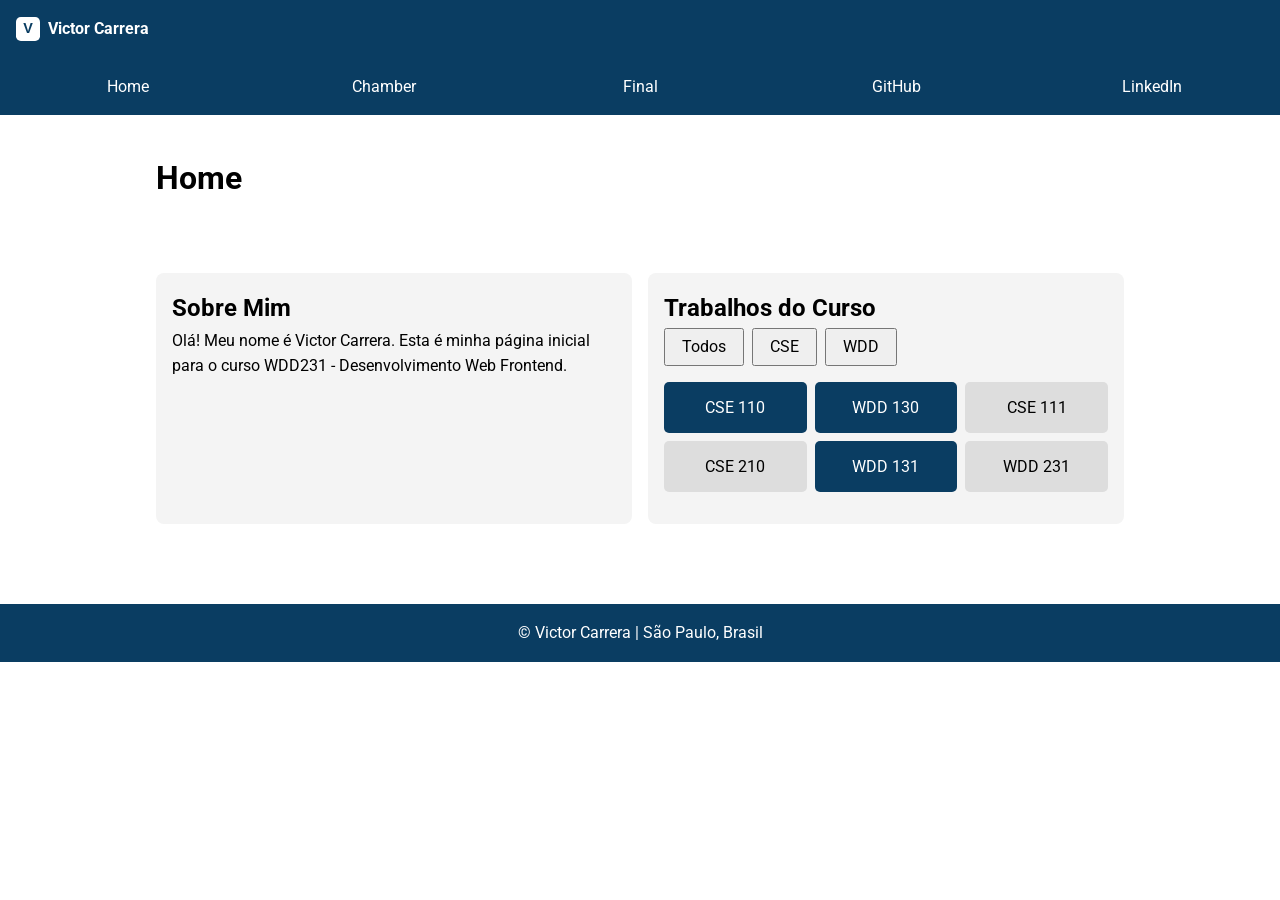
<file: index.html>
<!DOCTYPE html>
<html lang="pt-BR">

<head>
    <meta charset="UTF-8">
    <meta name="viewport" content="width=device-width, initial-scale=1.0">
    <title>WDD231 - Home - Victor Carrera</title>
    <meta name="description" content="Página inicial WDD231 de Victor Carrera, projetos de desenvolvimento web">
    <meta name="author" content="Victor Carrera">

    <!-- Meta tags de Redes Sociais - Facebook / Open Graph - S02 -->
    <meta property="og:title" content="WDD231 - Home - Victor Carrera">
    <meta property="og:description"
        content="Página inicial de Victor Carrera para o curso WDD231 - Desenvolvimento Web Frontend. Projetos, trabalhos do curso e aprendizados sobre HTML, CSS e JavaScript.">
    <meta property="og:image" content="https://carrera-byu.github.io/wdd231/images/logo.svg">
    <meta property="og:url" content="https://carrera-byu.github.io/wdd231/">
    <meta property="og:type" content="website">
    <meta property="og:locale" content="pt_BR">
    <meta property="og:site_name" content="Victor Carrera | WDD231">

    <link rel="icon" href="images/logo.svg" type="image/svg+xml">
    <link rel="preconnect" href="https://fonts.googleapis.com">
    <link rel="preconnect" href="https://fonts.gstatic.com" crossorigin>
    <link href="https://fonts.googleapis.com/css2?family=Roboto:wght@400;700&display=swap" rel="stylesheet">
    <link rel="stylesheet" href="estilos/normalize.css">
    <link rel="stylesheet" href="estilos/pequeno.css">
    <link rel="stylesheet" href="estilos/maior.css">
    <script src="scripts/navegacao.js" defer></script>
    <script src="scripts/data.js" defer></script>
    <script src="scripts/curso.js" defer></script>
</head>

<body>
    <header>
        <img src="imagens/logo.svg" alt="Logo Victor Carrera">
        <span>Victor Carrera</span>
        <button id="menu" aria-label="Abrir menu">&#9776;</button>
    </header>
    <nav id="navegacao">
        <a href="index.html" class="ativo">Home</a>
        <a href="#">Chamber</a>
        <a href="#">Final</a>
        <a href="https://github.com/victorcarrera" target="_blank">GitHub</a>
        <a href="https://www.linkedin.com/in/victorcarrera" target="_blank">LinkedIn</a>
    </nav>
    <main>
        <h1>Home</h1>
        <section class="cartao">
            <h2>Sobre Mim</h2>
            <p>Olá! Meu nome é Victor Carrera. Esta é minha página inicial para o curso WDD231 - Desenvolvimento Web
                Frontend.</p>
        </section>
        <section class="cartao">
            <h2>Trabalhos do Curso</h2>
            <div id="filtros">
                <button>Todos</button>
                <button>CSE</button>
                <button>WDD</button>
            </div>
            <div id="cursos"></div>
        </section>
    </main>
    <footer>
        <p>&copy; <span id="ano"></span> Victor Carrera | São Paulo, Brasil</p>
        <p id="ultima-modificacao"></p>
    </footer>
</body>

</html>
</file>
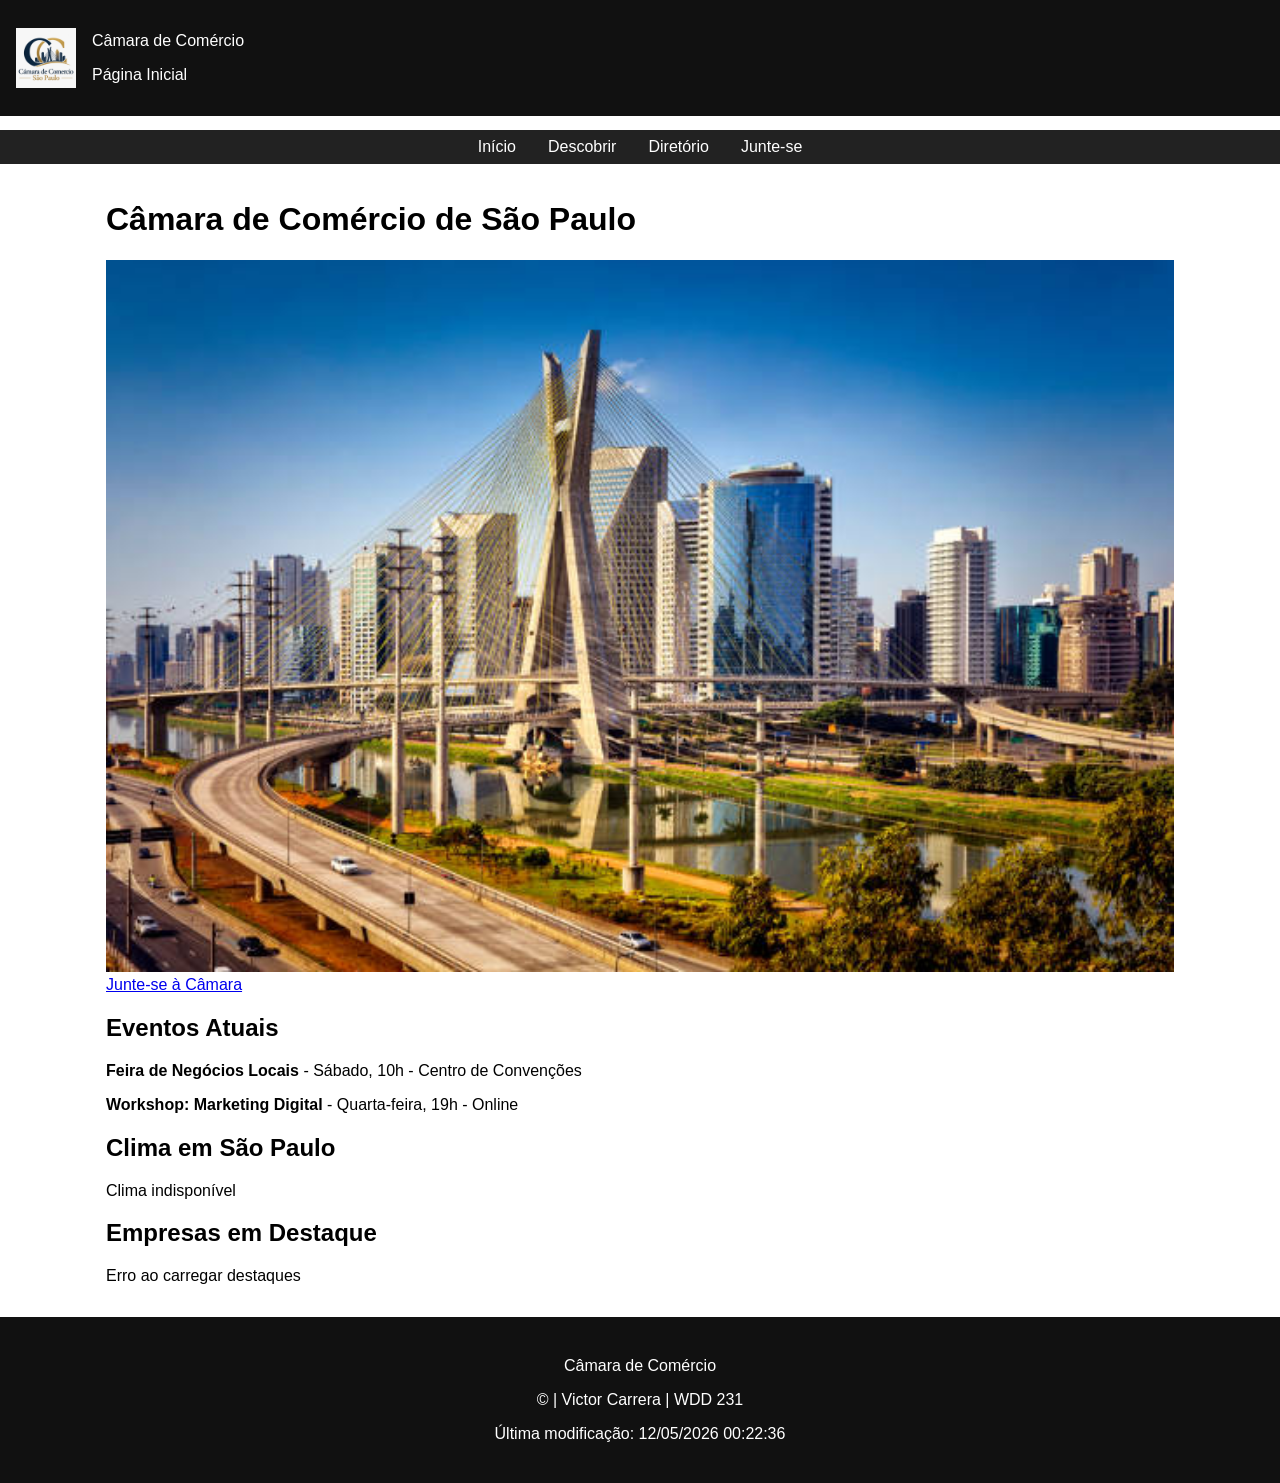
<file: camara/index.html>
<!DOCTYPE html>
<html lang="pt-BR">

<head>
    <meta charset="UTF-8">
    <meta name="viewport" content="width=device-width, initial-scale=1.0">
    <title>Página Inicial - Câmara de Comércio</title>
    <meta name="description"
        content="Bem-vindo à Câmara de Comércio de São Paulo. Conheça eventos, empresas locais, clima atual e como se associar.">
    <meta name="author" content="Carrera">
    <meta property="og:title" content="Página Inicial | Câmara de Comércio">
    <meta property="og:description"
        content="Bem-vindo à Câmara de Comércio de São Paulo. Conheça eventos, empresas locais e como se associar.">
    <meta property="og:image" content="https://carrera-byu.github.io/wdd231/camara/imagens/logo.png">
    <meta property="og:url" content="https://carrera-byu.github.io/wdd231/camara/index.html">
    <meta property="og:type" content="website">
    <link rel="icon" href="imagens/favicon.png">
    <link rel="preconnect" href="https://fonts.googleapis.com">
    <link rel="preconnect" href="https://fonts.gstatic.com" crossorigin>
    <link
        href="https://fonts.googleapis.com/css2?family=Montserrat:wght@600;700&family=Roboto:wght@400;500;700&display=swap"
        rel="stylesheet">
    <link rel="stylesheet" href="estilos/telas-pequenas.css">
    <link rel="stylesheet" href="estilos/telas-maiores.css">
    <link rel="stylesheet" href="estilos/telas-grandes.css">
    <script src="scripts/navegacao.js" defer></script>
    <script src="scripts/inicio.js" defer></script>
</head>

<body>
    <header>
        <img src="imagens/logo.png" alt="Logo Câmara de Comércio" width="60" height="60">
        <div>
            <p class="site-title">Câmara de Comércio</p>
            <p>Página Inicial</p>
        </div>
        <button id="menu" aria-label="Abrir menu">☰</button>
    </header>
    <nav id="navegacao">
        <a href="index.html" class="active">Início</a>
        <a href="descobrir.html">Descobrir</a>
        <a href="diretorio.html">Diretório</a>
        <a href="associacao.html">Junte-se</a>
    </nav>
    <main>
        <h1>Câmara de Comércio de São Paulo</h1>

        <section class="hero">
            <img src="imagens/hero.jpg" alt="Vista da cidade de São Paulo" width="1200" height="600"
                fetchpriority="high">
            <a href="associacao.html" class="cta">Junte-se à Câmara</a>
        </section>

        <section>
            <h2>Eventos Atuais</h2>
            <p><strong>Feira de Negócios Locais</strong> - Sábado, 10h - Centro de Convenções</p>
            <p><strong>Workshop: Marketing Digital</strong> - Quarta-feira, 19h - Online</p>
        </section>

        <section>
            <h2>Clima em São Paulo</h2>
            <p id="clima-atual">Carregando clima...</p>
            <div id="previsao"></div>
        </section>

        <section>
            <h2>Empresas em Destaque</h2>
            <div id="destaques"></div>
        </section>
    </main>
    <footer>
        <p>Câmara de Comércio</p>
        <p>&copy; <span id="year"></span> | Victor Carrera | WDD 231</p>
        <p id="lastModified"></p>
    </footer>
</body>

</html>
</file>
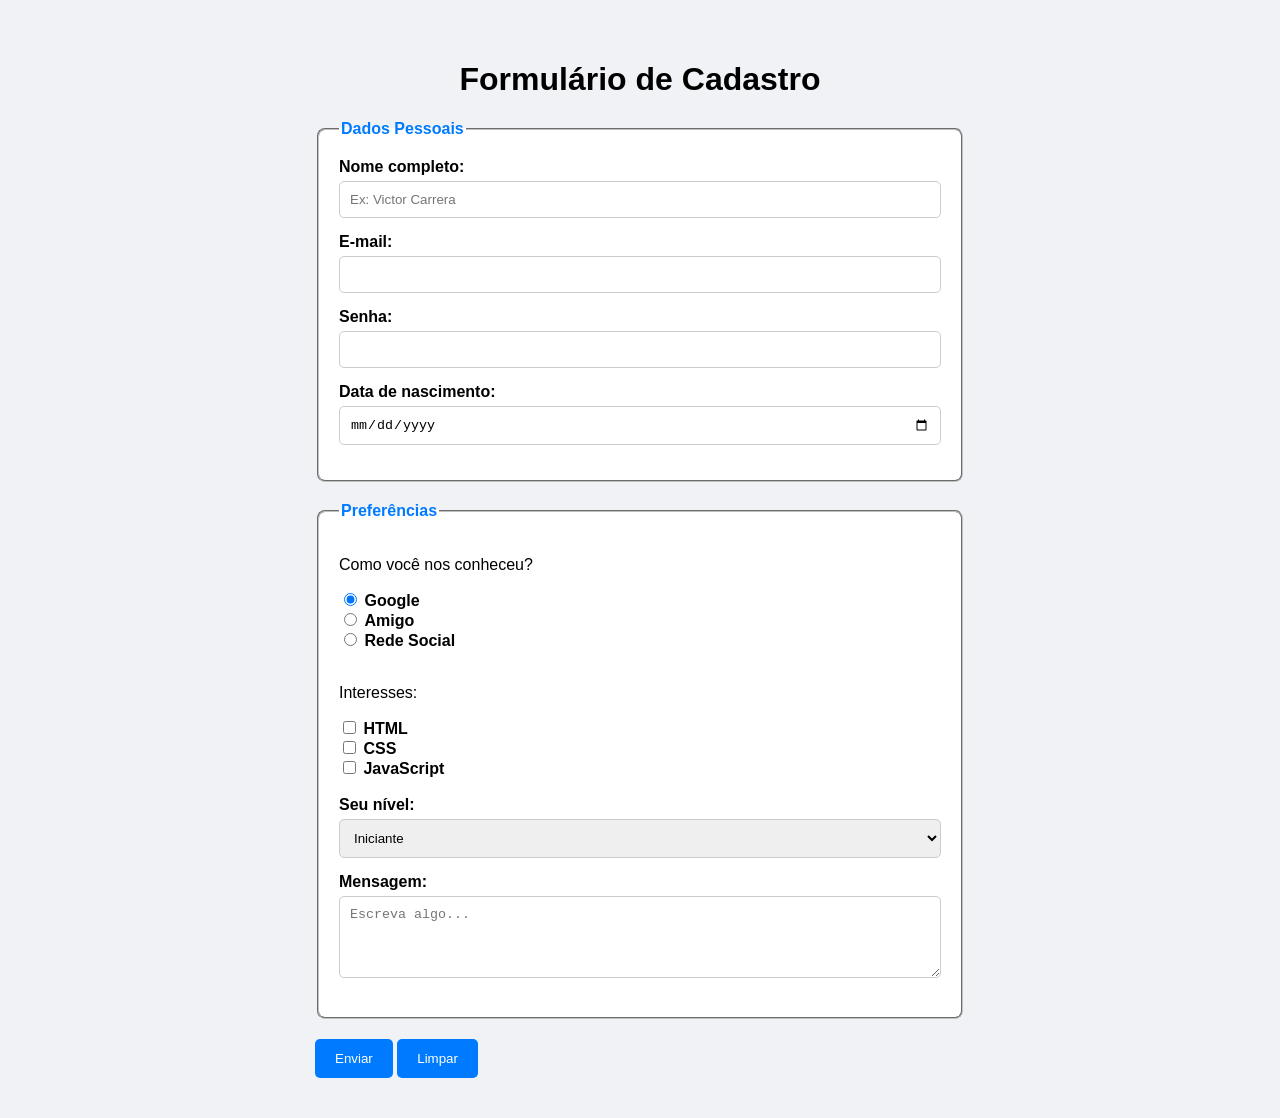
<file: camara/S04-Formularios/index.html>
<!DOCTYPE html>
<html lang="pt-BR">

<head>
    <meta charset="UTF-8">
    <meta name="viewport" content="width=device-width, initial-scale=1.0">
    <title>Cadastro - Formulário Avançado</title>
    <style>
        body {
            font-family: Arial, sans-serif;
            max-width: 650px;
            margin: 20px auto;
            padding: 20px;
            background: #f0f2f5;
        }


        h1 {
            text-align: center;
        }

        fieldset {
            background: white;
            border-radius: 8px;
            padding: 20px;
            margin-bottom: 20px;
        }

        legend {
            font-weight: bold;
            color: #007bff;
        }

        label {
            font-weight: bold;
        }

        input[type="text"],
        input[type="email"],
        input[type="password"],
        input[type="date"],
        select,
        textarea {
            width: 100%;
            padding: 10px;
            margin: 5px 0 15px 0;
            border: 1px solid #ccc;
            border-radius: 5px;
            box-sizing: border-box;
        }

        button {
            background: #007bff;
            color: white;
            border: none;
            padding: 12px 20px;
            border-radius: 5px;
            cursor: pointer;
        }
    </style>
</head>

<body>
    <h1>Formulário de Cadastro</h1>
    <form action="confirmacao.html" method="GET">
        <fieldset>
            <legend>Dados Pessoais</legend>
            <label for="nome">Nome completo:</label>
            <input type="text" id="nome" name="nome" required placeholder="Ex: Victor Carrera">
            <label for="email">E-mail:</label>
            <input type="email" id="email" name="email" required>
            <label for="senha">Senha:</label>
            <input type="password" id="senha" name="senha" required minlength="6">
            <label for="nascimento">Data de nascimento:</label>
            <input type="date" id="nascimento" name="nascimento" required>
        </fieldset>
        <fieldset>
            <legend>Preferências</legend>
            <p>Como você nos conheceu?</p>
            <input type="radio" id="google" name="origem" value="Google" checked> <label for="google">Google</label><br>
            <input type="radio" id="amigo" name="origem" value="Amigo"> <label for="amigo">Amigo</label><br>
            <input type="radio" id="rede" name="origem" value="Rede Social"> <label for="rede">Rede
                Social</label><br><br>
            <p>Interesses:</p>
            <input type="checkbox" id="html" name="interesse" value="HTML"> <label for="html">HTML</label><br>
            <input type="checkbox" id="css" name="interesse" value="CSS"> <label for="css">CSS</label><br>
            <input type="checkbox" id="js" name="interesse" value="JavaScript"> <label
                for="js">JavaScript</label><br><br>
            <label for="nivel">Seu nível:</label>
            <select id="nivel" name="nivel">
                <option value="Iniciante">Iniciante</option>
                <option value="Intermediário">Intermediário</option>
                <option value="Avançado">Avançado</option>
            </select>
            <label for="mensagem">Mensagem:</label>
            <textarea id="mensagem" name="mensagem" rows="4" placeholder="Escreva algo..."></textarea>
        </fieldset>
        <button type="submit">Enviar</button>
        <button type="reset">Limpar</button>
    </form>
</body>

</html>
</file>
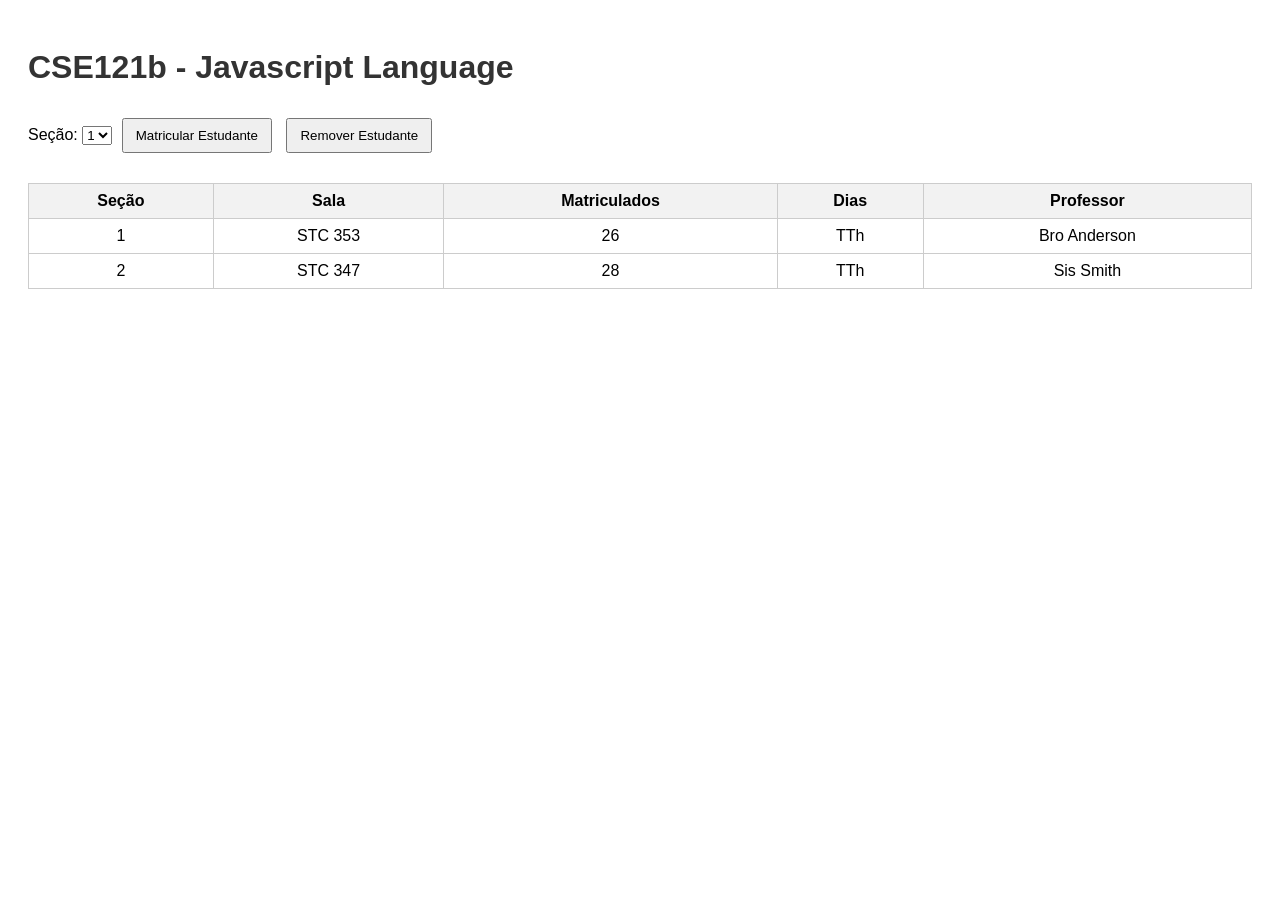
<file: modulos.html>
<!DOCTYPE html>
<html lang="pt-BR">

<head>
    <meta charset="UTF-8">
    <meta name="viewport" content="width=device-width, initial-scale=1.0">
    <title>Módulos JavaScript</title>
    <link rel="stylesheet" href="estilos/modulos.css">
</head>

<body>
    <h1 id="nomeCurso"></h1>

    <label for="numeroSecao">Seção:</label>
    <select id="numeroSecao"></select>

    <button id="matricularEstudante">Matricular Estudante</button>
    <button id="removerEstudante">Remover Estudante</button>

    <table>
        <thead>
            <tr>
                <th>Seção</th>
                <th>Sala</th>
                <th>Matriculados</th>
                <th>Dias</th>
                <th>Professor</th>
            </tr>
        </thead>
        <tbody id="secoes"></tbody>
    </table>

    <script type="module" src="scripts/modulos.mjs"></script>
</body>

</html>
</file>
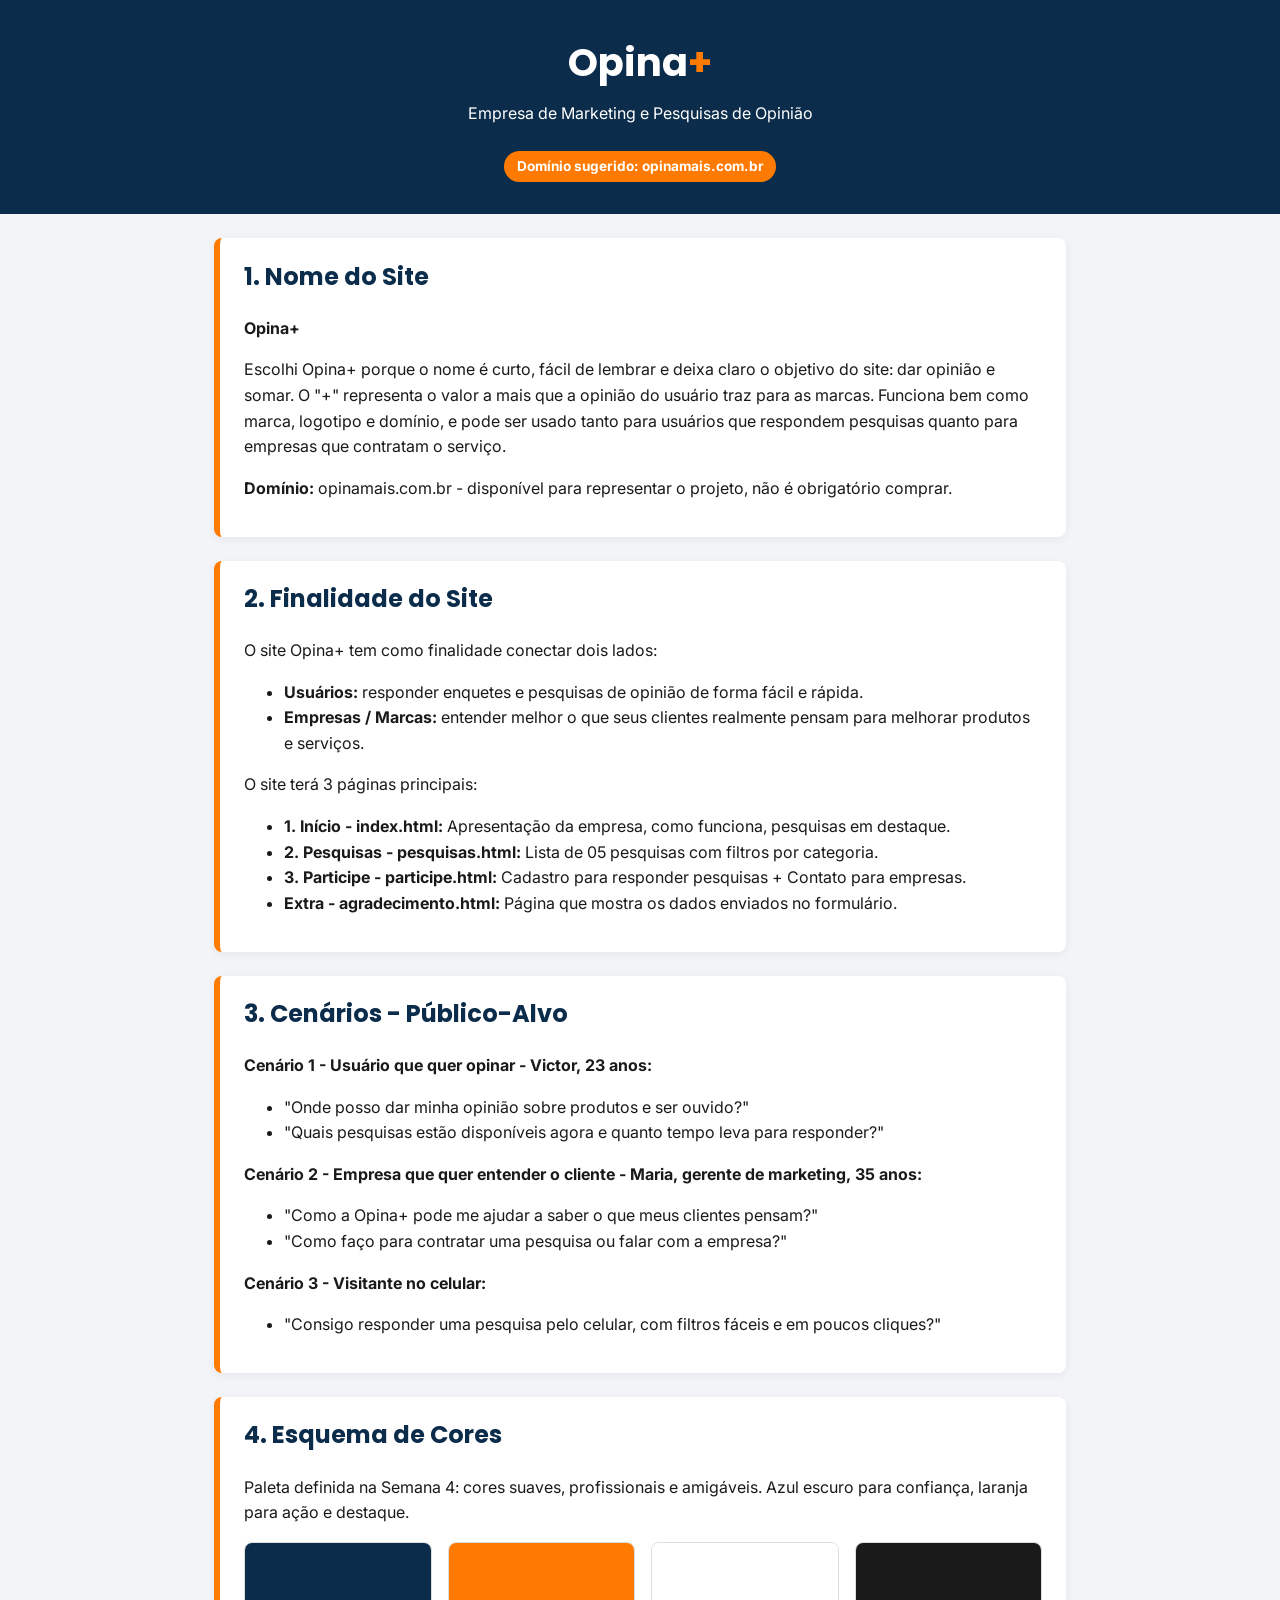
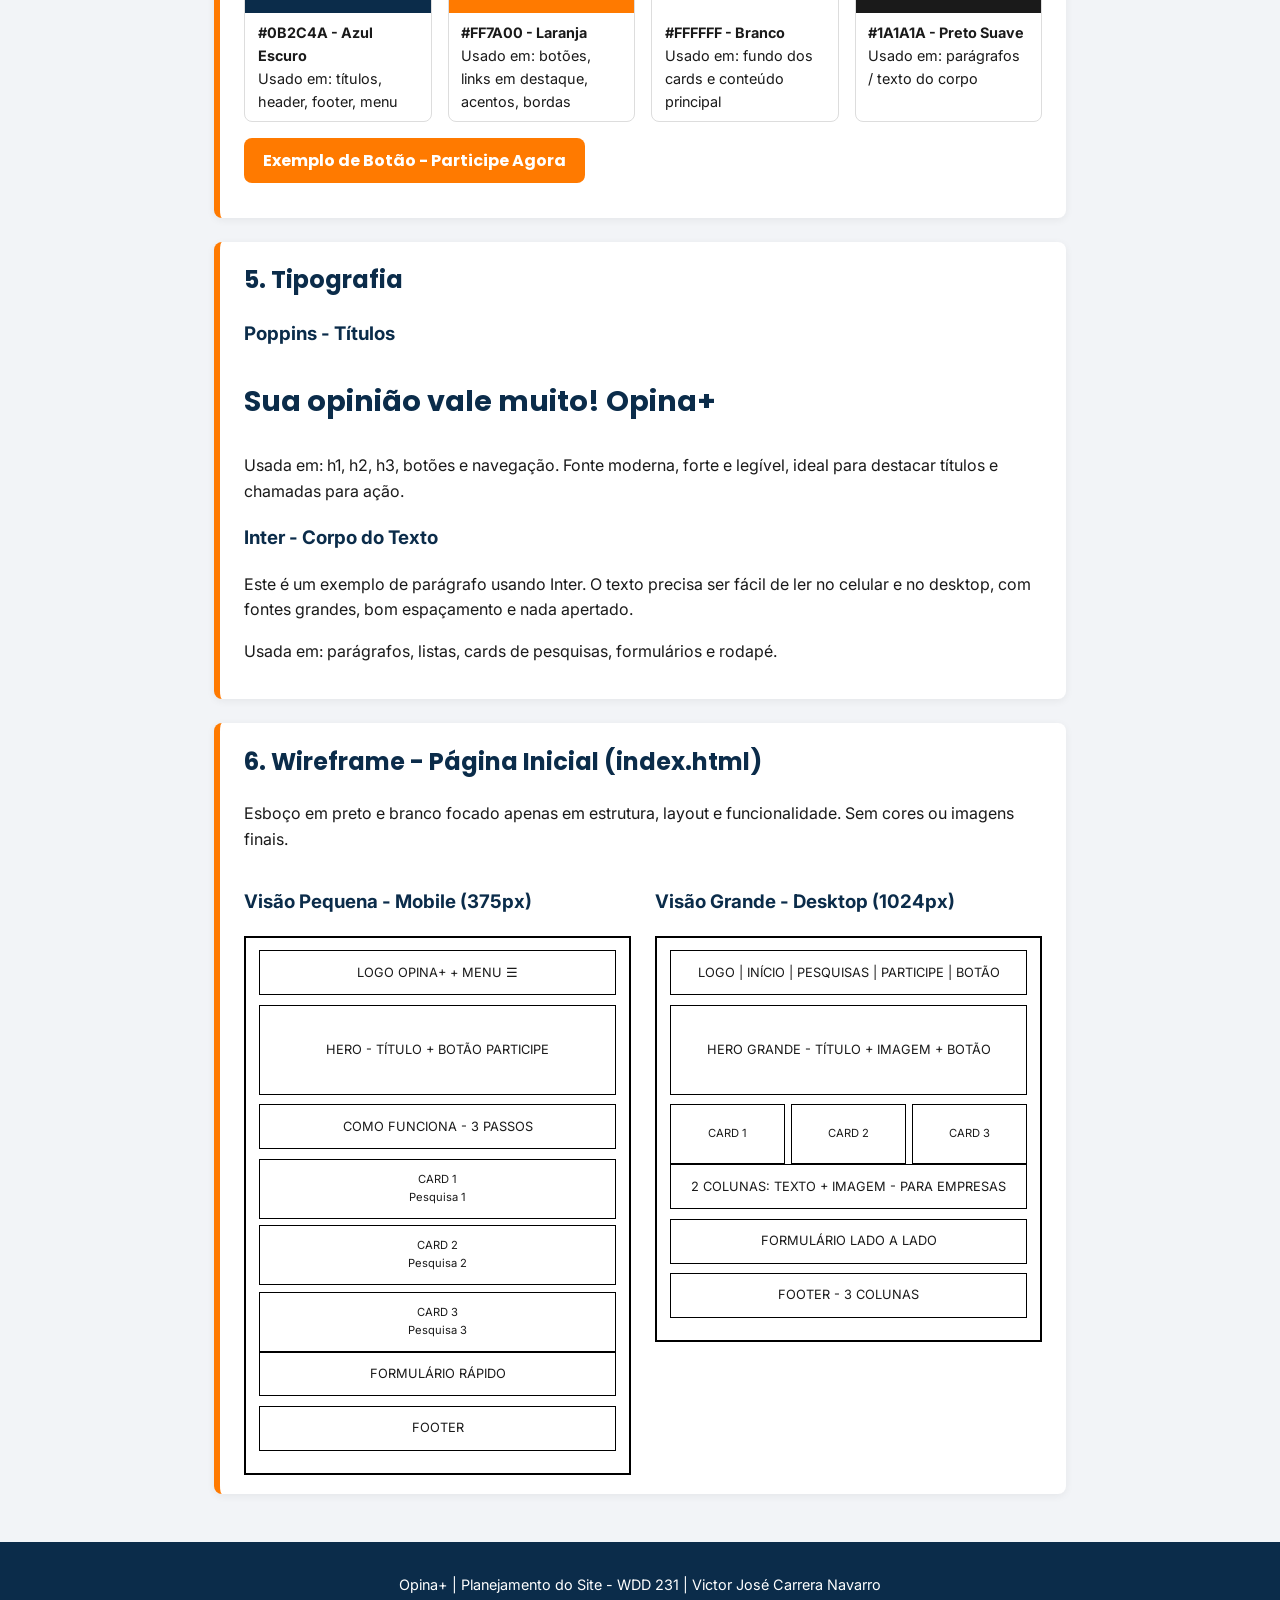
<file: site-plan.html>
<!DOCTYPE html>
<html lang="pt-BR">

<head>
    <meta charset="UTF-8">
    <meta name="viewport" content="width=device-width, initial-scale=1.0">
    <title>Planejamento do Site - Opina+</title>
    <link rel="preconnect" href="https://fonts.googleapis.com">
    <link
        href="https://fonts.googleapis.com/css2?family=Poppins:wght@600;700&family=Inter:wght@400;500;600&display=swap"
        rel="stylesheet">
    <link rel="stylesheet" href="site-plan.css">
</head>

<body>
    <header>
        <h1>Opina<span>+</span></h1>
        <p>Empresa de Marketing e Pesquisas de Opinião</p>
        <p><span class="dominio">Domínio sugerido: opinamais.com.br</span></p>
    </header>
    <main>
        <section>
            <h2>1. Nome do Site</h2>
            <p><strong>Opina+</strong></p>
            <p>Escolhi Opina+ porque o nome é curto, fácil de lembrar e deixa claro o objetivo do site: dar opinião e
                somar. O "+" representa o valor a mais que a opinião do usuário traz para as marcas. Funciona bem como
                marca, logotipo e domínio, e pode ser usado tanto para usuários que respondem pesquisas quanto para
                empresas que contratam o serviço.</p>
            <p><strong>Domínio:</strong> opinamais.com.br - disponível para representar o projeto, não é obrigatório
                comprar.</p>
        </section>
        <section>
            <h2>2. Finalidade do Site</h2>
            <p>O site Opina+ tem como finalidade conectar dois lados:</p>
            <ul>
                <li><strong>Usuários:</strong> responder enquetes e pesquisas de opinião de forma fácil e rápida.</li>
                <li><strong>Empresas / Marcas:</strong> entender melhor o que seus clientes realmente pensam para
                    melhorar produtos e serviços.</li>
            </ul>
            <p>O site terá 3 páginas principais:</p>
            <ul>
                <li><strong>1. Início - index.html:</strong> Apresentação da empresa, como funciona, pesquisas em
                    destaque.</li>
                <li><strong>2. Pesquisas - pesquisas.html:</strong> Lista de 05 pesquisas com filtros por categoria.
                </li>
                <li><strong>3. Participe - participe.html:</strong> Cadastro para responder pesquisas + Contato para
                    empresas.</li>
                <li><strong>Extra - agradecimento.html:</strong> Página que mostra os dados enviados no formulário.</li>
            </ul>
        </section>
        <section>
            <h2>3. Cenários - Público-Alvo</h2>
            <p><strong>Cenário 1 - Usuário que quer opinar - Victor, 23 anos:</strong></p>
            <ul>
                <li>"Onde posso dar minha opinião sobre produtos e ser ouvido?"</li>
                <li>"Quais pesquisas estão disponíveis agora e quanto tempo leva para responder?"</li>
            </ul>
            <p><strong>Cenário 2 - Empresa que quer entender o cliente - Maria, gerente de marketing, 35 anos:</strong>
            </p>
            <ul>
                <li>"Como a Opina+ pode me ajudar a saber o que meus clientes pensam?"</li>
                <li>"Como faço para contratar uma pesquisa ou falar com a empresa?"</li>
            </ul>
            <p><strong>Cenário 3 - Visitante no celular:</strong></p>
            <ul>
                <li>"Consigo responder uma pesquisa pelo celular, com filtros fáceis e em poucos cliques?"</li>
            </ul>
        </section>
        <section>
            <h2>4. Esquema de Cores</h2>
            <p>Paleta definida na Semana 4: cores suaves, profissionais e amigáveis. Azul escuro para confiança, laranja
                para ação e destaque.</p>
            <div class="cores">
                <div class="cor">
                    <div style="background:#0B2C4A"></div>
                    <p><strong>#0B2C4A - Azul Escuro</strong><br>Usado em: títulos, header, footer, menu</p>
                </div>
                <div class="cor">
                    <div style="background:#FF7A00"></div>
                    <p><strong>#FF7A00 - Laranja</strong><br>Usado em: botões, links em destaque, acentos, bordas</p>
                </div>
                <div class="cor">
                    <div style="background:#FFFFFF"></div>
                    <p><strong>#FFFFFF - Branco</strong><br>Usado em: fundo dos cards e conteúdo principal</p>
                </div>
                <div class="cor">
                    <div style="background:#1A1A1A"></div>
                    <p><strong>#1A1A1A - Preto Suave</strong><br>Usado em: parágrafos / texto do corpo</p>
                </div>
            </div>
            <p style="margin-top:1rem"><a class="btn" href="#">Exemplo de Botão - Participe Agora</a></p>
        </section>
        <section>
            <h2>5. Tipografia</h2>
            <h3>Poppins - Títulos</h3>
            <p class="font-titulo">Sua opinião vale muito! Opina+</p>
            <p>Usada em: h1, h2, h3, botões e navegação. Fonte moderna, forte e legível, ideal para destacar títulos e
                chamadas para ação.</p>
            <h3>Inter - Corpo do Texto</h3>
            <p class="font-corpo">Este é um exemplo de parágrafo usando Inter. O texto precisa ser fácil de ler no
                celular e no desktop, com fontes grandes, bom espaçamento e nada apertado.</p>
            <p>Usada em: parágrafos, listas, cards de pesquisas, formulários e rodapé.</p>
        </section>
        <section>
            <h2>6. Wireframe - Página Inicial (index.html)</h2>
            <p>Esboço em preto e branco focado apenas em estrutura, layout e funcionalidade. Sem cores ou imagens
                finais.</p>
            <div class="wireframes">
                <div>
                    <h3>Visão Pequena - Mobile (375px)</h3>
                    <div class="wireframe wf-small">
                        <div class="wf-box">LOGO OPINA+ + MENU ☰</div>
                        <div class="wf-box wf-hero">HERO - TÍTULO + BOTÃO PARTICIPE</div>
                        <div class="wf-box">COMO FUNCIONA - 3 PASSOS</div>
                        <div class="wf-cards">
                            <div>CARD 1<br>Pesquisa 1</div>
                            <div>CARD 2<br>Pesquisa 2</div>
                            <div>CARD 3<br>Pesquisa 3</div>
                        </div>
                        <div class="wf-box">FORMULÁRIO RÁPIDO</div>
                        <div class="wf-box">FOOTER</div>
                    </div>
                </div>
                <div>
                    <h3>Visão Grande - Desktop (1024px)</h3>
                    <div class="wireframe">
                        <div class="wf-box">LOGO | INÍCIO | PESQUISAS | PARTICIPE | BOTÃO</div>
                        <div class="wf-box wf-hero">HERO GRANDE - TÍTULO + IMAGEM + BOTÃO</div>
                        <div class="wf-cards">
                            <div>CARD 1</div>
                            <div>CARD 2</div>
                            <div>CARD 3</div>
                        </div>
                        <div class="wf-box">2 COLUNAS: TEXTO + IMAGEM - PARA EMPRESAS</div>
                        <div class="wf-box">FORMULÁRIO LADO A LADO</div>
                        <div class="wf-box">FOOTER - 3 COLUNAS</div>
                    </div>
                </div>
            </div>
        </section>
    </main>
    <footer>
        <p>Opina+ | Planejamento do Site - WDD 231 | Victor José Carrera Navarro</p>
    </footer>
</body>

</html>
</file>
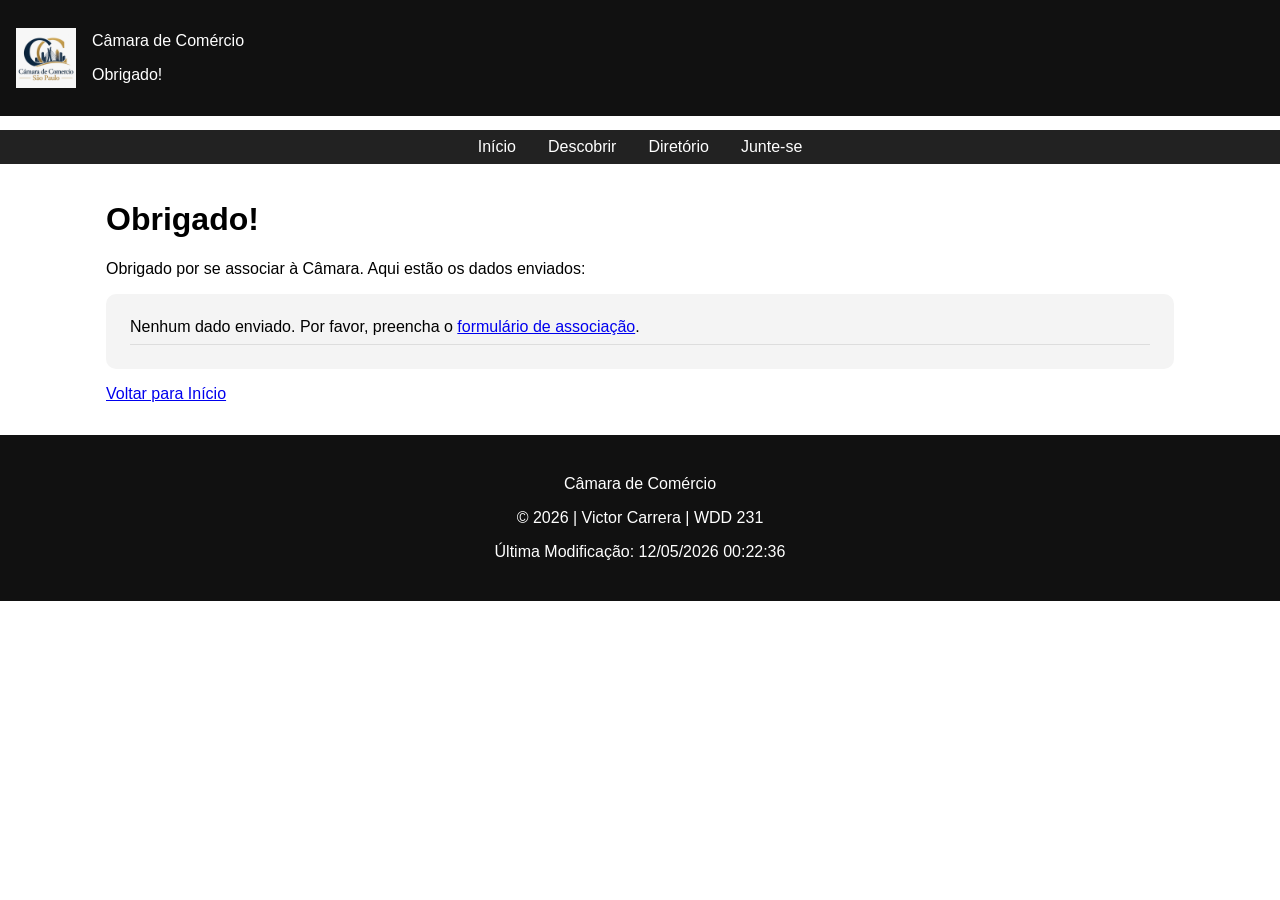
<file: camara/agradecimento.html>
<!DOCTYPE html>
<html lang="pt-BR">

<head>
    <meta charset="UTF-8">
    <meta name="viewport" content="width=device-width, initial-scale=1.0">
    <title>Obrigado! - Câmara de Comércio</title>
    <meta name="description" content="Obrigado por se associar à Câmara de Comércio de São Paulo.">
    <meta name="author" content="Carrera">
    <meta property="og:title" content="Obrigado! | Câmara de Comércio">
    <meta property="og:description" content="Obrigado por se associar à Câmara de Comércio.">
    <meta property="og:image" content="https://carrera-byu.github.io/wdd231/camara/imagens/logo.png">
    <meta property="og:url" content="https://carrera-byu.github.io/wdd231/camara/agradecimento.html">
    <meta property="og:type" content="website">
    <link rel="icon" href="imagens/favicon.png">
    <link rel="preconnect" href="https://fonts.googleapis.com">
    <link rel="preconnect" href="https://fonts.gstatic.com" crossorigin>
    <link
        href="https://fonts.googleapis.com/css2?family=Montserrat:wght@600;700&family=Roboto:wght@400;500;700&display=swap"
        rel="stylesheet">
    <link rel="stylesheet" href="estilos/telas-pequenas.css">
    <link rel="stylesheet" href="estilos/telas-maiores.css">
    <link rel="stylesheet" href="estilos/telas-grandes.css">
    <link rel="stylesheet" href="estilos/associacao.css">
    <script src="scripts/navegacao.js" defer></script>
    <script src="scripts/agradecimento.js" defer></script>
</head>

<body>
    <header>
        <img src="imagens/logo.png" alt="Logo Câmara de Comércio" width="60" height="60">
        <div>
            <p class="site-title">Câmara de Comércio</p>
            <p>Obrigado!</p>
        </div>
        <button id="menu" aria-label="Abrir menu">☰</button>
    </header>
    <nav id="navegacao">
        <a href="index.html">Início</a>
        <a href="descobrir.html">Descobrir</a>
        <a href="diretorio.html">Diretório</a>
        <a href="associacao.html">Junte-se</a>
    </nav>
    <main>
        <h1>Obrigado!</h1>
        <p>Obrigado por se associar à Câmara. Aqui estão os dados enviados:</p>
        <div id="results"></div>
        <p><a href="index.html">Voltar para Início</a></p>
    </main>
    <footer>
        <p>Câmara de Comércio</p>
        <p>&copy; <span id="year"></span> | Victor Carrera | WDD 231</p>
        <p id="lastModified"></p>
    </footer>
</body>

</html>
</file>
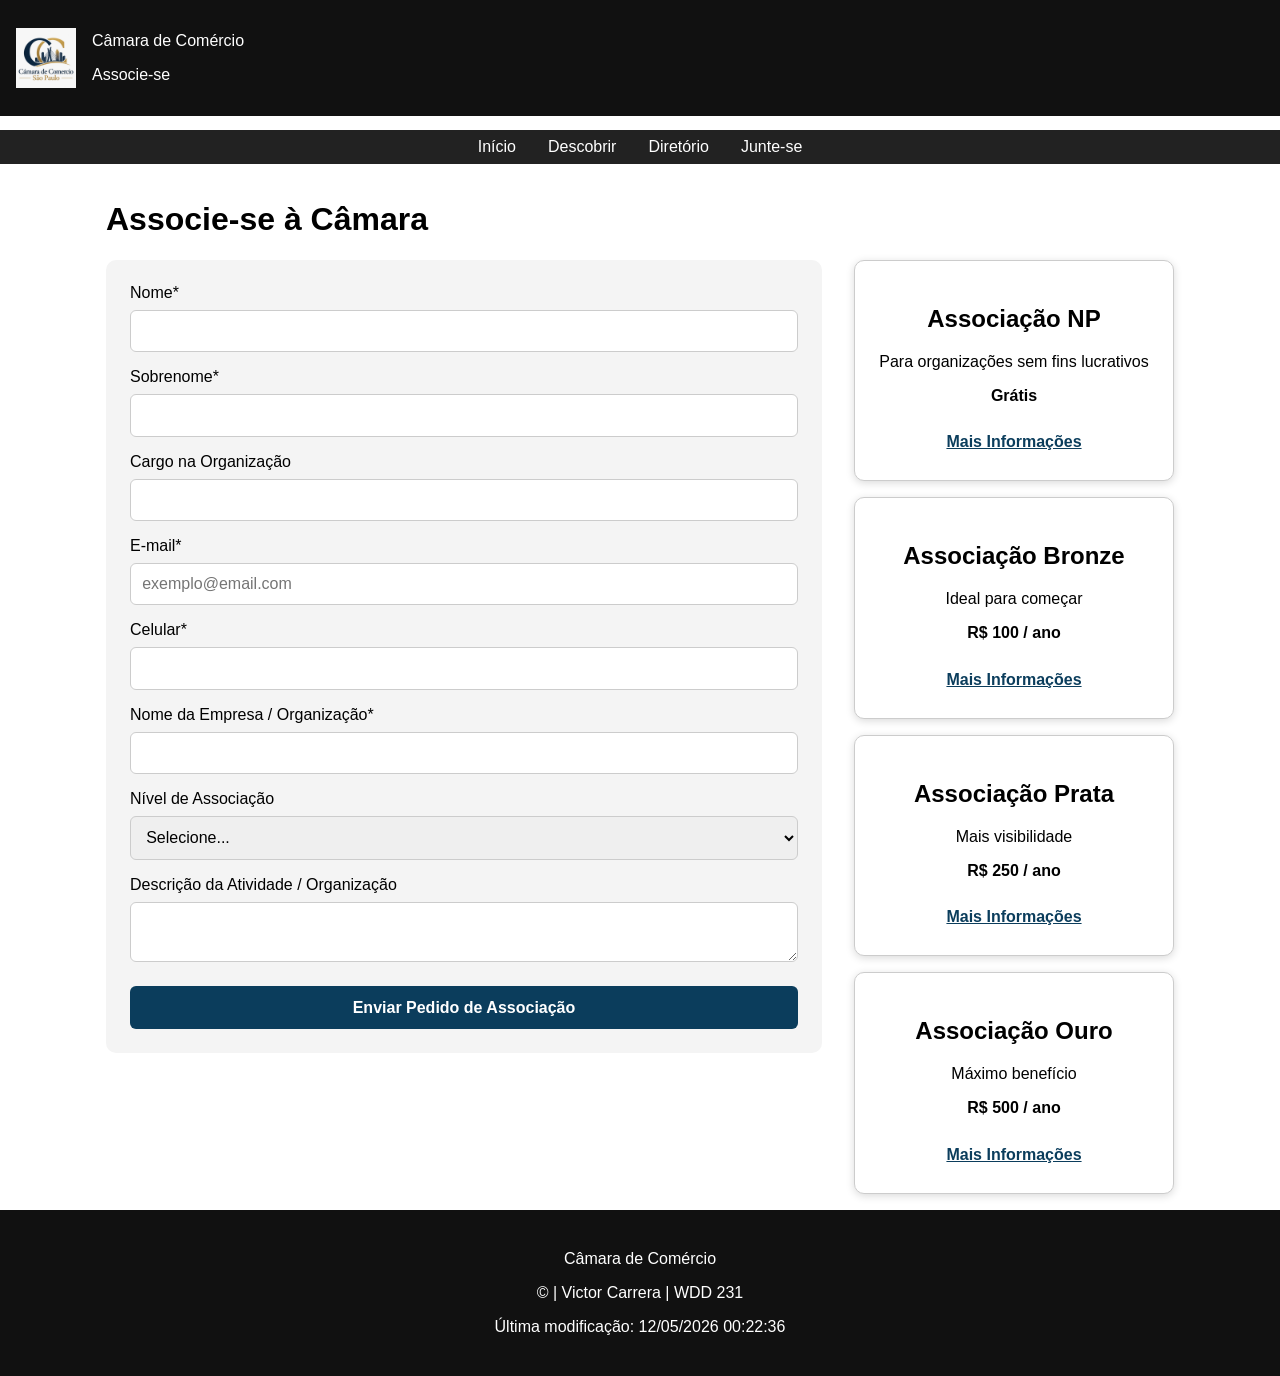
<file: camara/associacao.html>
<!DOCTYPE html>
<html lang="pt-BR">

<head>
    <meta charset="UTF-8">
    <meta name="viewport" content="width=device-width, initial-scale=1.0">
    <title>Associe-se - Câmara de Comércio</title>
    <meta name="description"
        content="Associe-se à Câmara de Comércio de São Paulo. Preencha o formulário e escolha seu nível de associação.">
    <meta name="author" content="Carrera">
    <meta property="og:title" content="Associe-se | Câmara de Comércio">
    <meta property="og:description"
        content="Associe-se à Câmara de Comércio de São Paulo e faça parte da nossa comunidade de empresas locais e eventos.">
    <meta property="og:image" content="https://carrera-byu.github.io/wdd231/camara/imagens/logo.png">
    <meta property="og:url" content="https://carrera-byu.github.io/wdd231/camara/associacao.html">
    <meta property="og:type" content="website">
    <link rel="icon" href="imagens/favicon.png">
    <link rel="preconnect" href="https://fonts.googleapis.com">
    <link rel="preconnect" href="https://fonts.gstatic.com" crossorigin>
    <link
        href="https://fonts.googleapis.com/css2?family=Montserrat:wght@600;700&family=Roboto:wght@400;500;700&display=swap"
        rel="stylesheet">
    <link rel="stylesheet" href="estilos/telas-pequenas.css">
    <link rel="stylesheet" href="estilos/telas-maiores.css">
    <link rel="stylesheet" href="estilos/telas-grandes.css">
    <link rel="stylesheet" href="estilos/associacao.css">
    <script src="scripts/navegacao.js" defer></script>
    <script src="scripts/associacao.js" defer></script>
</head>

<body>
    <header>
        <img src="imagens/logo.png" alt="Logo Câmara de Comércio" width="60" height="60">
        <div>
            <p class="site-title">Câmara de Comércio</p>
            <p>Associe-se</p>
        </div>
        <button id="menu" aria-label="Abrir menu">☰</button>
    </header>
    <nav id="navegacao">
        <a href="index.html">Início</a>
        <a href="descobrir.html">Descobrir</a>
        <a href="diretorio.html">Diretório</a>
        <a href="associacao.html" class="active">Junte-se</a>
    </nav>
    <main>
        <h1>Associe-se à Câmara</h1>
        <div class="join-layout">
            <form method="get" action="agradecimento.html">
                <label for="first-name">Nome*</label>
                <input type="text" id="first-name" name="first-name" title="Digite seu nome" autocomplete="given-name"
                    required>

                <label for="last-name">Sobrenome*</label>
                <input type="text" id="last-name" name="last-name" title="Digite seu sobrenome"
                    autocomplete="family-name" required>

                <label for="title">Cargo na Organização</label>
                <input type="text" id="title" name="title"
                    title="Seu cargo, mínimo 7 caracteres, só letras, hífen e espaço"
                    autocomplete="organization-title" pattern="[A-Za-zÀ-ÿ\- ]{7,}">

                <label for="email">E-mail*</label>
                <input type="email" id="email" name="email" title="Digite seu e-mail" autocomplete="email"
                    placeholder="exemplo@email.com" required>

                <label for="phone">Celular*</label>
                <input type="tel" id="phone" name="phone" title="Digite seu celular" autocomplete="tel" required>

                <label for="organization">Nome da Empresa / Organização*</label>
                <input type="text" id="organization" name="organization" title="Nome da sua empresa"
                    autocomplete="organization" required>

                <label for="membership">Nível de Associação</label>
                <select id="membership" name="membership" required>
                    <option value="">Selecione...</option>
                    <option value="np">NP</option>
                    <option value="bronze">Bronze</option>
                    <option value="silver">Silver</option>
                    <option value="gold">Gold</option>
                </select>

                <label for="description">Descrição da Atividade / Organização</label>
                <textarea id="description" name="description" title="Descreva sua empresa ou atividade"></textarea>

                <input type="hidden" name="timestamp" id="timestamp">
                <button type="submit">Enviar Pedido de Associação</button>
            </form>

            <aside class="cards">
                <div class="card np-card">
                    <h2>Associação NP</h2>
                    <p>Para organizações sem fins lucrativos</p>
                    <p><strong>Grátis</strong></p>
                    <button type="button" data-modal="modal-np">Mais Informações</button>
                </div>
                <div class="card bronze-card">
                    <h2>Associação Bronze</h2>
                    <p>Ideal para começar</p>
                    <p><strong>R$ 100 / ano</strong></p>
                    <button type="button" data-modal="modal-bronze">Mais Informações</button>
                </div>
                <div class="card silver-card">
                    <h2>Associação Prata</h2>
                    <p>Mais visibilidade</p>
                    <p><strong>R$ 250 / ano</strong></p>
                    <button type="button" data-modal="modal-silver">Mais Informações</button>
                </div>
                <div class="card gold-card">
                    <h2>Associação Ouro</h2>
                    <p>Máximo benefício</p>
                    <p><strong>R$ 500 / ano</strong></p>
                    <button type="button" data-modal="modal-gold">Mais Informações</button>
                </div>
            </aside>
        </div>

        <dialog id="modal-np">
            <h3>NP - Benefícios</h3>
            <ul>
                <li>Acesso a eventos</li>
                <li>Networking</li>
                <li>Sem taxa</li>
            </ul>
            <button type="button" class="close">Fechar ✕</button>
        </dialog>
        <dialog id="modal-bronze">
            <h3>Bronze - Benefícios</h3>
            <ul>
                <li>Tudo do NP</li>
                <li>Treinamentos</li>
                <li>Desconto 10% em eventos</li>
            </ul>
            <button type="button" class="close">Fechar ✕</button>
        </dialog>
        <dialog id="modal-silver">
            <h3>Prata - Benefícios</h3>
            <ul>
                <li>Tudo do Bronze</li>
                <li>Publicidade na página inicial</li>
                <li>Desconto 20% em eventos</li>
            </ul>
            <button type="button" class="close">Fechar ✕</button>
        </dialog>
        <dialog id="modal-gold">
            <h3>Ouro - Benefícios</h3>
            <ul>
                <li>Tudo do Prata</li>
                <li>Destaque na página inicial</li>
                <li>Eventos especiais VIP</li>
                <li>Desconto 30% em eventos</li>
            </ul>
            <button type="button" class="close">Fechar ✕</button>
        </dialog>
    </main>
    <footer>
        <p>Câmara de Comércio</p>
        <p>&copy; <span id="year"></span> | Victor Carrera | WDD 231</p>
        <p id="lastModified"></p>
    </footer>
</body>

</html>
</file>
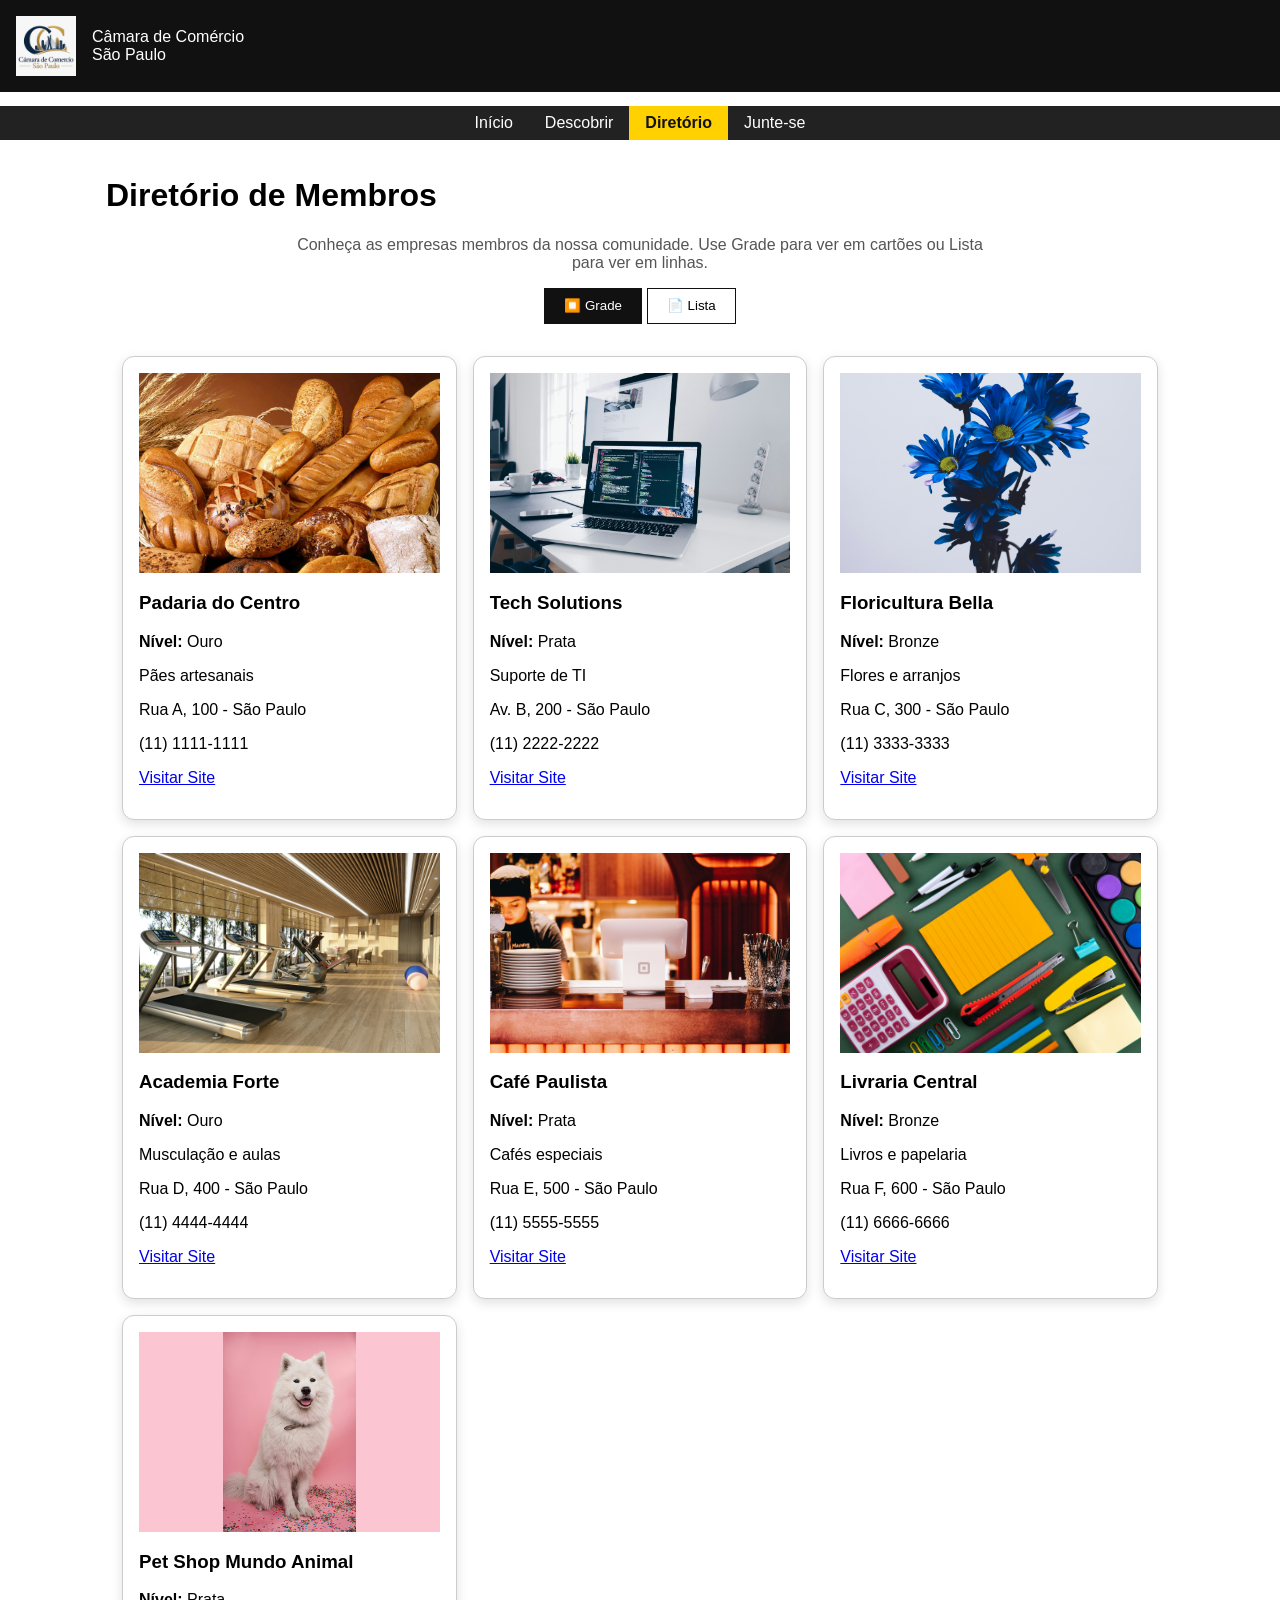
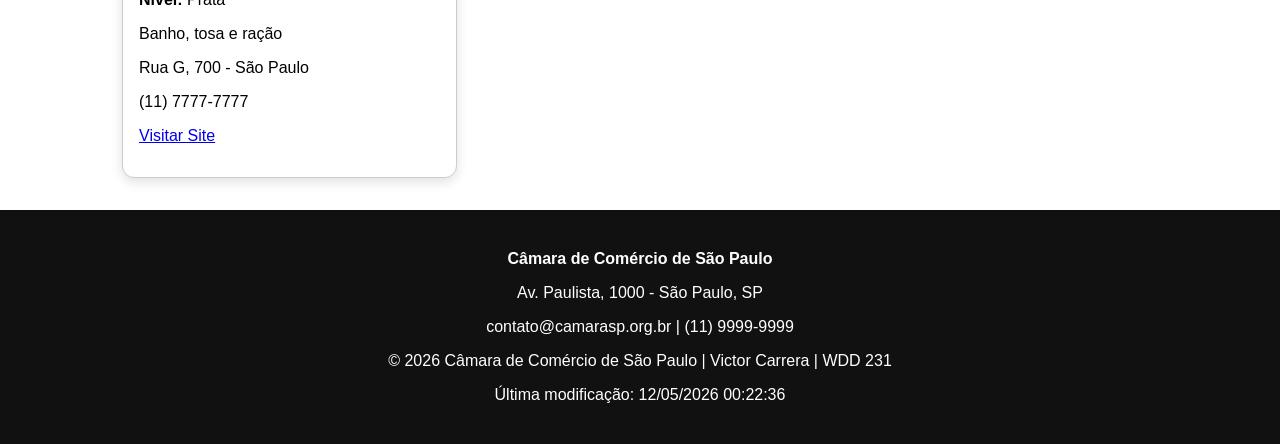
<file: camara/diretorio.html>
<!DOCTYPE html>
<html lang="pt-BR">

<head>
    <meta charset="UTF-8">
    <meta name="viewport" content="width=device-width, initial-scale=1.0">
    <title>Diretório - Câmara de Comércio</title>
    <meta name="description"
        content="Diretório de membros da Câmara de Comércio de São Paulo. Conheça empresas locais, serviços e parceiros.">
    <meta name="author" content="Victor Carrera">
    <meta property="og:title" content="Diretório de Membros | Câmara de Comércio de São Paulo">
    <meta property="og:description" content="Diretório de membros da Câmara de Comércio de São Paulo.">
    <meta property="og:image" content="https://carrera-byu.github.io/wdd231/camara/imagens/logo.png">
    <meta property="og:url" content="https://carrera-byu.github.io/wdd231/camara/diretorio.html">
    <meta property="og:type" content="website">
    <link rel="icon" href="imagens/favicon.png">
    <link rel="preconnect" href="https://fonts.googleapis.com">
    <link rel="preconnect" href="https://fonts.gstatic.com" crossorigin>
    <link
        href="https://fonts.googleapis.com/css2?family=Montserrat:wght@600;700&family=Roboto:wght@400;500;700&display=swap"
        rel="stylesheet">
    <link rel="stylesheet" href="estilos/telas-pequenas.css">
    <link rel="stylesheet" href="estilos/telas-maiores.css">
    <link rel="stylesheet" href="estilos/telas-grandes.css">
    <script src="scripts/navegacao.js" defer></script>
    <script src="scripts/diretorio.js" defer></script>
</head>

<body>
    <header>
        <img src="imagens/logo.png" alt="Logo Câmara" width="60" height="60">
        <span>Câmara de Comércio<br>São Paulo</span>
        <button id="menu" aria-label="Abrir menu">☰</button>
    </header>
    <nav id="navegacao">
        <a href="index.html">Início</a>
        <a href="descobrir.html">Descobrir</a>
        <a href="diretorio.html" class="ativo">Diretório</a>
        <a href="associacao.html">Junte-se</a>
    </nav>
    <main>
        <h1>Diretório de Membros</h1>
        <p class="subtitulo">Conheça as empresas membros da nossa comunidade. Use Grade para ver em cartões ou Lista
            para ver em linhas.</p>
        <div class="botoes">
            <button id="grade" class="ativo">⏹️ Grade</button>
            <button id="lista">📄 Lista</button>
        </div>
        <section id="membros" class="grade" aria-live="polite"></section>
    </main>
    <footer>
        <div>
            <p><strong>Câmara de Comércio de São Paulo</strong></p>
            <p>Av. Paulista, 1000 - São Paulo, SP</p>
            <p>contato@camarasp.org.br | (11) 9999-9999</p>
        </div>
        <div>
            <p><span id="ano"></span> | Victor Carrera | WDD 231</p>
            <p id="ultimaModificacao"></p>
        </div>
    </footer>
</body>

</html>
</file>
<file: estilos/pequeno.css>
* {
    margin: 0;
    padding: 0;
    box-sizing: border-box
}

body {
    font-family: 'Roboto', sans-serif;
    line-height: 1.6
}

header {
    background: #0a3d62;
    color: #fff;
    display: grid;
    grid-template-columns: 24px 1fr 44px;
    align-items: center;
    gap: 0.5rem;
    padding: 1rem;
    position: relative;
}

header span {
    font-weight: 700
}

#menu {
    background: none;
    border: none;
    color: #fff;
    font-size: 1.8rem;
    cursor: pointer;
    width: 44px;
    height: 44px
}

nav {
    display: none;
    width: 100%;
    background: #0a3d62
}

nav.exibir {
    display: block
}

nav ul {
    list-style: none
}

nav a {
    display: block;
    padding: 1rem;
    color: #fff;
    text-decoration: none
}

nav a:hover {
    background: #1e5a8a
}

main {
    padding: 1rem;
    max-width: 1000px;
    margin: auto
}

section {
    margin: 2rem 0;
    background: #f4f4f4;
    padding: 1rem;
    border-radius: 8px
}

#cursos {
    display: grid;
    gap: .5rem;
    margin: 1rem 0
}

.curso {
    padding: .8rem;
    text-align: center;
    border-radius: 5px
}

.curso.completo {
    background: #0a3d62;
    color: #fff
}

.curso.incompleto {
    background: #ddd
}

#filtros,
.filtros {
    display: flex;
    gap: .5rem
}

#filtros button,
.filtros button {
    padding: .5rem 1rem;
    cursor: pointer
}

footer {
    background: #0a3d62;
    color: #fff;
    text-align: center;
    padding: 1rem;
    margin-top: 2rem
}

section img {
    width: 100%;
    height: auto;
    max-width: 300px;
    display: block;
}
</file>
<file: estilos/maior.css>
@media screen and (min-width:640px) {
    #menu {
        display: none;
    }

    #navegacao {
        display: flex;
        justify-content: space-around;
        position: static;
    }

    #navegacao a {
        display: block;
        flex: 1 1 100%;
        text-align: center;
    }

    main {
        display: grid;
        grid-template-columns: 1fr 1fr;
        gap: 1rem;
    }

    main h1 {
        grid-column: 1/3;
    }

    #cursos {
        display: grid;
        grid-template-columns: repeat(3, 1fr);
    }
}
</file>
<file: camara/estilos/telas-pequenas.css>
/* SEM @import - Fonte vem pelo <link> no HTML */

* {
    box-sizing: border-box;
}

body {
    margin: 0;
    font-family: Arial, sans-serif;
    overflow-x: hidden;
}

img {
    max-width: 100%;
    height: auto;
}

header {
    display: flex;
    align-items: center;
    gap: 1rem;
    padding: 1rem;
    background: #111;
    color: #fff;
}

#menu {
    margin-left: auto;
    font-size: 2rem;
    background: none;
    border: none;
    color: #fff;
    cursor: pointer;
}

/* Menu mobile - escondido até clicar */
nav {
    display: none;
    background: #222;
    color: #fff;
}

nav.aberto {
    display: block;
}

nav a {
    display: block;
    padding: 1rem;
    color: #fff;
    text-decoration: none;
    text-align: center;
}

nav a.ativo {
    background: #FFD100;
    color: #111;
    font-weight: 700;
}

main {
    padding: 1rem;
    max-width: 1100px;
    margin: 0 auto;
}

.botoes {
    text-align: center;
    margin: 1rem 0;
}

.botoes button {
    padding: 0.6rem 1.2rem;
    cursor: pointer;
    border: 1px solid #111;
    background: #fff;
}

.botoes button.ativo {
    background: #111;
    color: #fff;
}

.card {
    border: 1px solid #ccc;
    border-radius: 8px;
    padding: 1rem;
    background: #fff;
}

/* GRADE - CON imagen */
#membros.grade {
    display: grid;
    grid-template-columns: 1fr;
    gap: 1rem;
}

#membros.grade img {
    display: block;
    width: 100%;
}

/* LISTA - SEM imagen, como pide la rúbrica */
#membros.lista {
    display: block;
}

#membros.lista .card {
    border: none;
    border-bottom: 1px solid #ccc;
    border-radius: 0;
}

#membros.lista img {
    display: none;
}

footer {
    background: #111;
    color: #fff;
    text-align: center;
    padding: 1.5rem;
}
</file>
<file: camara/estilos/telas-maiores.css>
@media (min-width: 640px) {
    #menu {
        display: none;
    }

    nav {
        display: flex;
        justify-content: center;
    }

    nav a {
        display: inline-block;
    }

    /* ===== DIRETÓRIO ===== */
    #membros {
        display: grid;
        grid-template-columns: repeat(3, 1fr);
        gap: 1.5rem;
        padding: 1rem;
        max-width: 1200px;
        margin: 0 auto;
    }

    #membros.grade {
        grid-template-columns: repeat(3, 1fr);
    }

    #membros.lista {
        grid-template-columns: 1fr;
    }

    .member-card {
        background: #fff;
        border-radius: 12px;
        overflow: hidden;
        box-shadow: 0 4px 12px rgba(0, 0, 0, 0.12);
        display: flex;
        flex-direction: column;
        transition: transform 0.2s, box-shadow 0.2s;
    }

    .member-card:hover {
        transform: translateY(-5px);
        box-shadow: 0 8px 20px rgba(0, 0, 0, 0.18);
    }

    /* TODAS LAS IMÁGENES DEL MISMO TAMAÑO */
    .member-card img {
        width: 100%;
        height: 200px;
        object-fit: cover;
        display: block;
    }

    .member-info {
        padding: 1rem 1.2rem 1.3rem;
        display: flex;
        flex-direction: column;
        gap: 0.4rem;
        flex: 1;
    }

    .member-info h3 {
        font-size: 1.25rem;
        margin: 0;
        color: #1a1a1a;
    }

    .member-info .descricao {
        color: #555;
        font-size: 0.95rem;
    }

    .member-info .endereco,
    .member-info .telefone {
        font-size: 0.9rem;
        color: #666;
        margin: 0;
    }

    .nivel {
        display: inline-block;
        align-self: flex-start;
        padding: 0.25rem 0.7rem;
        border-radius: 20px;
        font-size: 0.8rem;
        font-weight: 700;
        text-transform: uppercase;
    }

    .nivel-ouro {
        background: #ffd700;
        color: #5a4500;
    }

    .nivel-prata {
        background: #e0e0e0;
        color: #333;
    }

    .nivel-bronze {
        background: #e8a87c;
        color: #4a2400;
    }

    .btn-site {
        display: inline-block;
        margin-top: auto;
        padding-top: 0.5rem;
        color: #0b5ed7;
        font-weight: 700;
        text-decoration: none;
    }

    .btn-site:hover {
        text-decoration: underline;
    }

    /* Vista lista - imagen a la izquierda pareja */
    #membros.lista .member-card {
        flex-direction: row;
    }

    #membros.lista .member-card img {
        width: 220px;
        height: auto;
        min-height: 180px;
    }
}

.subtitulo {
    text-align: center;
    color: #555;
    max-width: 700px;
    margin: 0 auto;
}

/* Pet Shop - que se vea el perro COMPLETO dentro del cuadro */
.member-card img[src*="pet"] {
    object-fit: contain;
    object-position: center;
    background: #fbc6d1;
}
</file>
<file: camara/estilos/telas-grandes.css>
@media (min-width: 800px) {

    /* HEADER - logo a la izquierda, título, sin hamburguesa */
    .header-top {
        display: flex;
        align-items: center;
        justify-content: space-between;
        max-width: 1100px;
        margin: 0 auto;
        padding: 0 1rem;
    }

    .nome-camara {
        font-size: 1.8rem;
    }

    /* QUITA EL BOTON HAMBURGUESA EN COMPUTADORA */
    #menu {
        display: none;
    }

    /* MENU EN HORIZONTAL, SIN BOLITAS */
    nav {
        margin-top: 14px;
    }

    nav ul {
        flex-direction: row;
        justify-content: center;
        gap: 0.5rem;
    }

    nav a {
        padding: 8px 16px;
    }

    /* Vista lista */
    #membros.lista .card {
        flex-direction: row;
        align-items: center;
        text-align: left;
    }

    #membros.lista .card img {
        width: 140px;
        height: 140px;
        margin: 0;
    }
}

@media (min-width: 500px) and (max-width: 799px) {
    #membros {
        grid-template-columns: 1fr 1fr;
    }

    nav ul {
        flex-direction: row;
        flex-wrap: wrap;
    }
}
</file>
<file: estilos/modulos.css>
body {
    font-family: Arial, sans-serif;
    padding: 20px;
}

h1 {
    color: #333;
}

button {
    margin: 10px 5px;
    padding: 8px 12px;
    cursor: pointer;
}

table {
    margin-top: 20px;
    border-collapse: collapse;
    width: 100%;
}

th,
td {
    border: 1px solid #ccc;
    padding: 8px;
    text-align: center;
}

th {
    background-color: #f2f2f2;
}
</file>
<file: site-plan.css>
:root {
    --azul: #0B2C4A;
    --azul-claro: #164E7A;
    --laranja: #FF7A00;
    --fundo: #FFFFFF;
    --cinza: #F2F4F7;
    --texto: #1A1A1A;
}

* {
    box-sizing: border-box
}

body {
    font-family: 'Inter', Arial, sans-serif;
    background: var(--cinza);
    color: var(--texto);
    margin: 0;
    line-height: 1.6;
}

header {
    background: var(--azul);
    color: #fff;
    padding: 2rem 1.5rem;
    text-align: center;
}

header h1 {
    font-family: 'Poppins', sans-serif;
    margin: 0;
    font-size: 2.4rem;
}

header h1 span {
    color: var(--laranja)
}

header p {
    margin: .5rem 0 0
}

header .dominio {
    display: inline-block;
    margin-top: 1rem;
    background: var(--laranja);
    color: #fff;
    padding: .3rem .8rem;
    border-radius: 20px;
    font-weight: 700;
    font-size: .85rem;
}

main {
    max-width: 900px;
    margin: auto;
    padding: 1.5rem
}

section {
    background: var(--fundo);
    border-left: 6px solid var(--laranja);
    padding: 1.2rem 1.5rem;
    margin-bottom: 1.5rem;
    border-radius: 8px;
    box-shadow: 0 2px 8px rgba(0, 0, 0, .06);
}

h2 {
    font-family: 'Poppins', sans-serif;
    color: var(--azul);
    margin-top: 0;
}

h3 {
    color: var(--azul)
}

.btn {
    display: inline-block;
    background: var(--laranja);
    color: #fff;
    padding: .6rem 1.2rem;
    border-radius: 8px;
    font-family: 'Poppins', sans-serif;
    font-weight: 700;
    text-decoration: none;
}

.cores {
    display: flex;
    gap: 1rem;
    flex-wrap: wrap
}

.cor {
    flex: 1;
    min-width: 160px;
    border: 1px solid #ddd;
    border-radius: 8px;
    overflow: hidden
}

.cor div {
    height: 70px
}

.cor p {
    padding: .5rem .8rem;
    margin: 0;
    font-size: .9rem
}

.font-titulo {
    font-family: 'Poppins', sans-serif;
    font-size: 1.8rem;
    font-weight: 700;
    color: var(--azul)
}

.font-corpo {
    font-family: 'Inter', sans-serif;
    font-size: 1rem
}

.wireframes {
    display: grid;
    grid-template-columns: 1fr 1fr;
    gap: 1.5rem
}

@media(max-width:650px) {
    .wireframes {
        grid-template-columns: 1fr
    }
}

.wireframe {
    border: 2px solid #000;
    padding: .8rem;
    background: #fff
}

.wf-box {
    border: 1.5px solid #000;
    text-align: center;
    padding: .7rem .3rem;
    margin-bottom: .6rem;
    font-size: .8rem;
    text-transform: uppercase
}

.wf-hero {
    height: 90px;
    display: flex;
    align-items: center;
    justify-content: center
}

.wf-cards {
    display: grid;
    grid-template-columns: 1fr 1fr 1fr;
    gap: .4rem
}

.wf-cards div {
    border: 1.5px solid #000;
    height: 60px;
    display: flex;
    align-items: center;
    justify-content: center;
    font-size: .7rem;
    text-align: center
}

.wf-small .wf-cards {
    grid-template-columns: 1fr
}

footer {
    background: var(--azul);
    color: #fff;
    text-align: center;
    padding: 1rem;
    font-size: .9rem
}
</file>
<file: camara/estilos/associacao.css>
.join-layout {
    display: grid;
    gap: 2rem;
}

.join-layout form {
    display: flex;
    flex-direction: column;
    gap: 1rem;
    background: #f4f4f4;
    padding: 1.5rem;
    border-radius: 10px;
}

.join-layout label {
    font-weight: 500;
    margin-bottom: -.5rem;
}

.join-layout input,
.join-layout select,
.join-layout textarea {
    padding: .7rem;
    border-radius: 6px;
    border: 1px solid #ccc;
    font-family: inherit;
    font-size: 1rem;
    width: 100%;
    box-sizing: border-box;
}

/* Foco visible para accesibilidad - tabulación */
.join-layout input:focus-visible,
.join-layout select:focus-visible,
.join-layout textarea:focus-visible,
.cards .card button:focus-visible,
dialog button:focus-visible {
    outline: 3px solid #0b3d5c;
    outline-offset: 2px;
}

.join-layout button[type="submit"] {
    background: #0b3d5c;
    color: #fff;
    font-weight: 700;
    cursor: pointer;
    border: none;
    margin-top: .5rem;
    padding: .8rem;
    border-radius: 6px;
    font-size: 1rem;
}

.join-layout button[type="submit"]:hover {
    background: #145a8a;
}

.cards {
    display: grid;
    gap: 1rem;
}

.cards .card {
    padding: 1.5rem;
    border-radius: 10px;
    text-align: center;
    box-shadow: 0 2px 8px rgba(0, 0, 0, .15);
    background: #fff;
    animation: cardIn 1s ease both;
}

.cards .card:nth-child(2) {
    animation-delay: .2s;
}

.cards .card:nth-child(3) {
    animation-delay: .4s;
}

.cards .card:nth-child(4) {
    animation-delay: .6s;
}

@keyframes cardIn {
    from {
        opacity: 0;
        transform: translateY(20px);
    }

    to {
        opacity: 1;
        transform: translateY(0);
    }
}

/* Botón "Mais Informações" - antes era <a>, ahora es <button> */
.cards .card button {
    background: none;
    border: none;
    color: #0b3d5c;
    font-weight: 700;
    font-size: 1rem;
    text-decoration: underline;
    cursor: pointer;
    margin-top: .5rem;
    padding: .3rem;
}

.cards .card button:hover {
    color: #145a8a;
}

dialog {
    border: none;
    border-radius: 10px;
    padding: 1.5rem;
    max-width: 400px;
    width: 90%;
}

dialog::backdrop {
    background: rgba(0, 0, 0, .5);
}

dialog button.close {
    margin-top: 1rem;
    padding: .6rem 1.2rem;
    background: #0b3d5c;
    color: #fff;
    border: none;
    border-radius: 6px;
    font-weight: 700;
    cursor: pointer;
}

/* Página agradecimento */
#results {
    background: #f4f4f4;
    padding: 1.5rem;
    border-radius: 10px;
    margin: 1rem 0;
    display: grid;
    gap: .5rem;
}

#results p {
    margin: 0;
    padding-bottom: .5rem;
    border-bottom: 1px solid #ddd;
}

@media (min-width: 900px) {
    .join-layout {
        grid-template-columns: 1fr 320px;
        align-items: start;
    }
}
</file>
